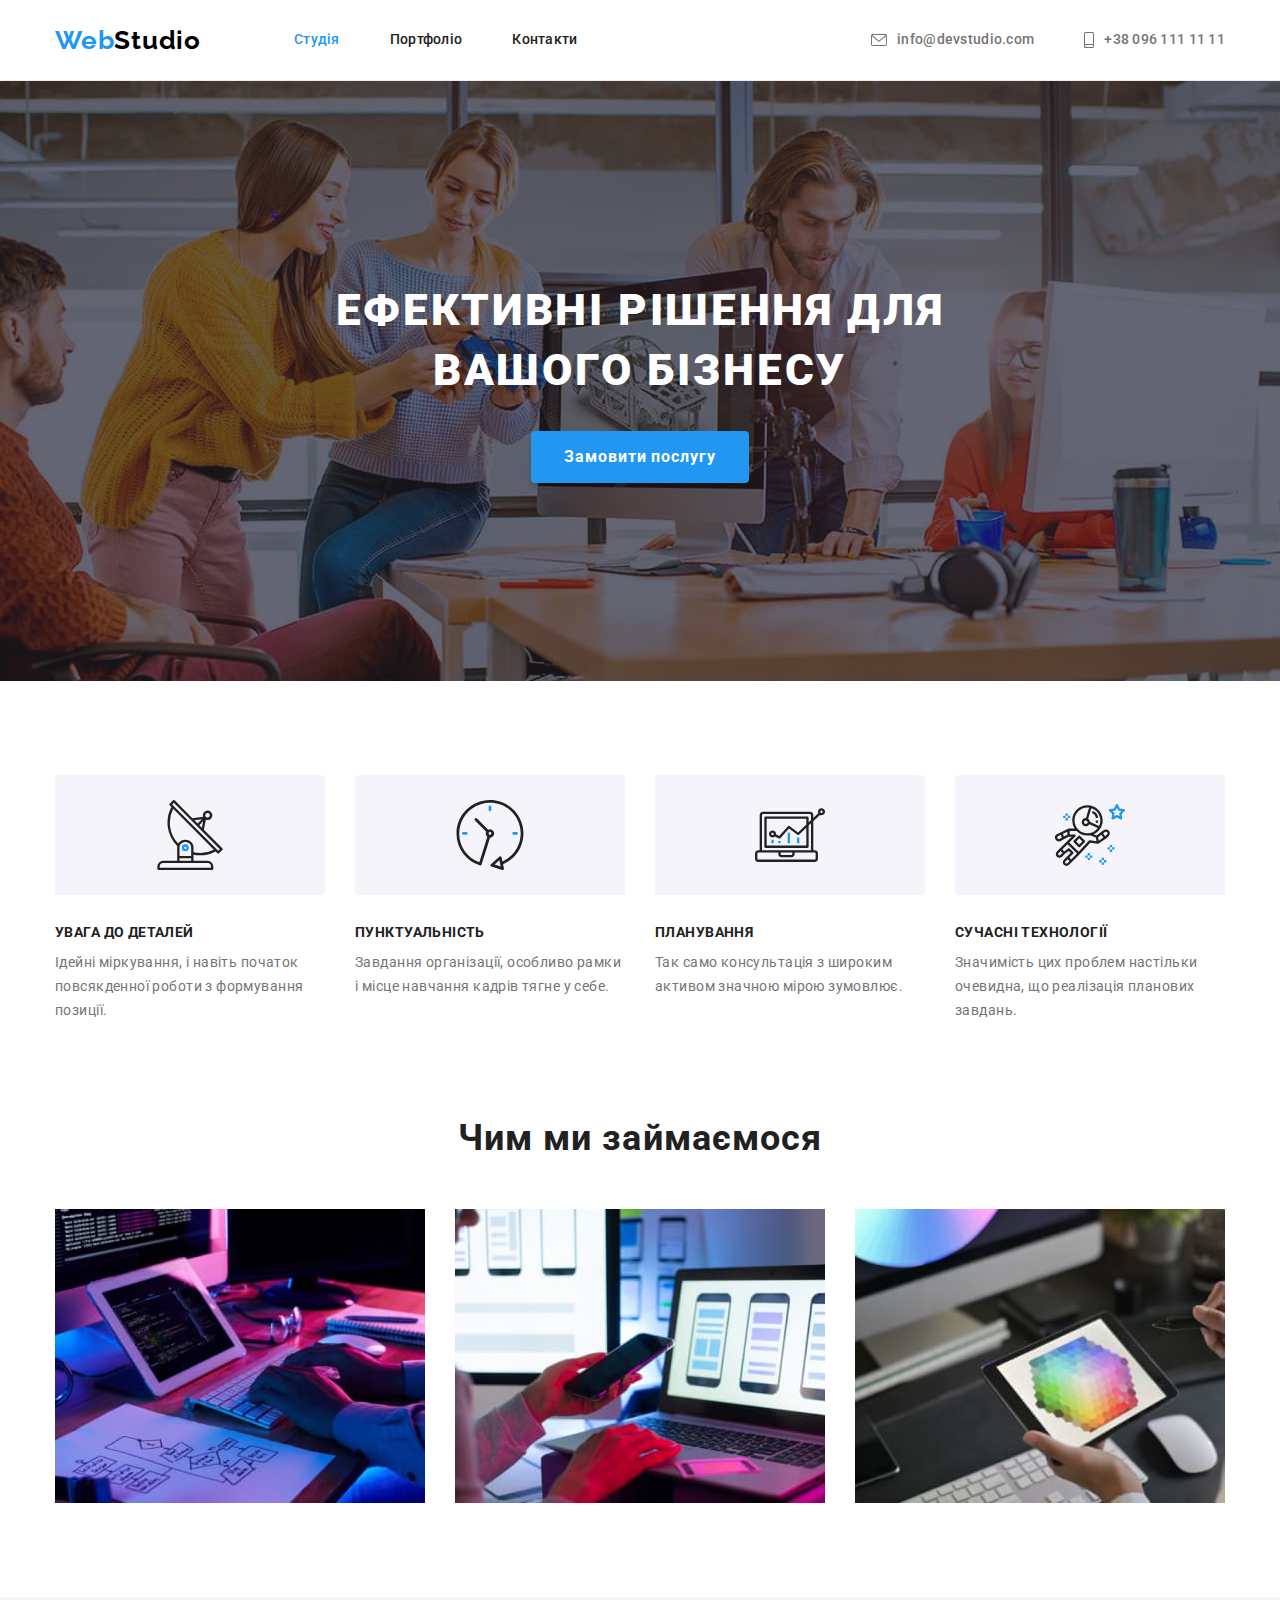
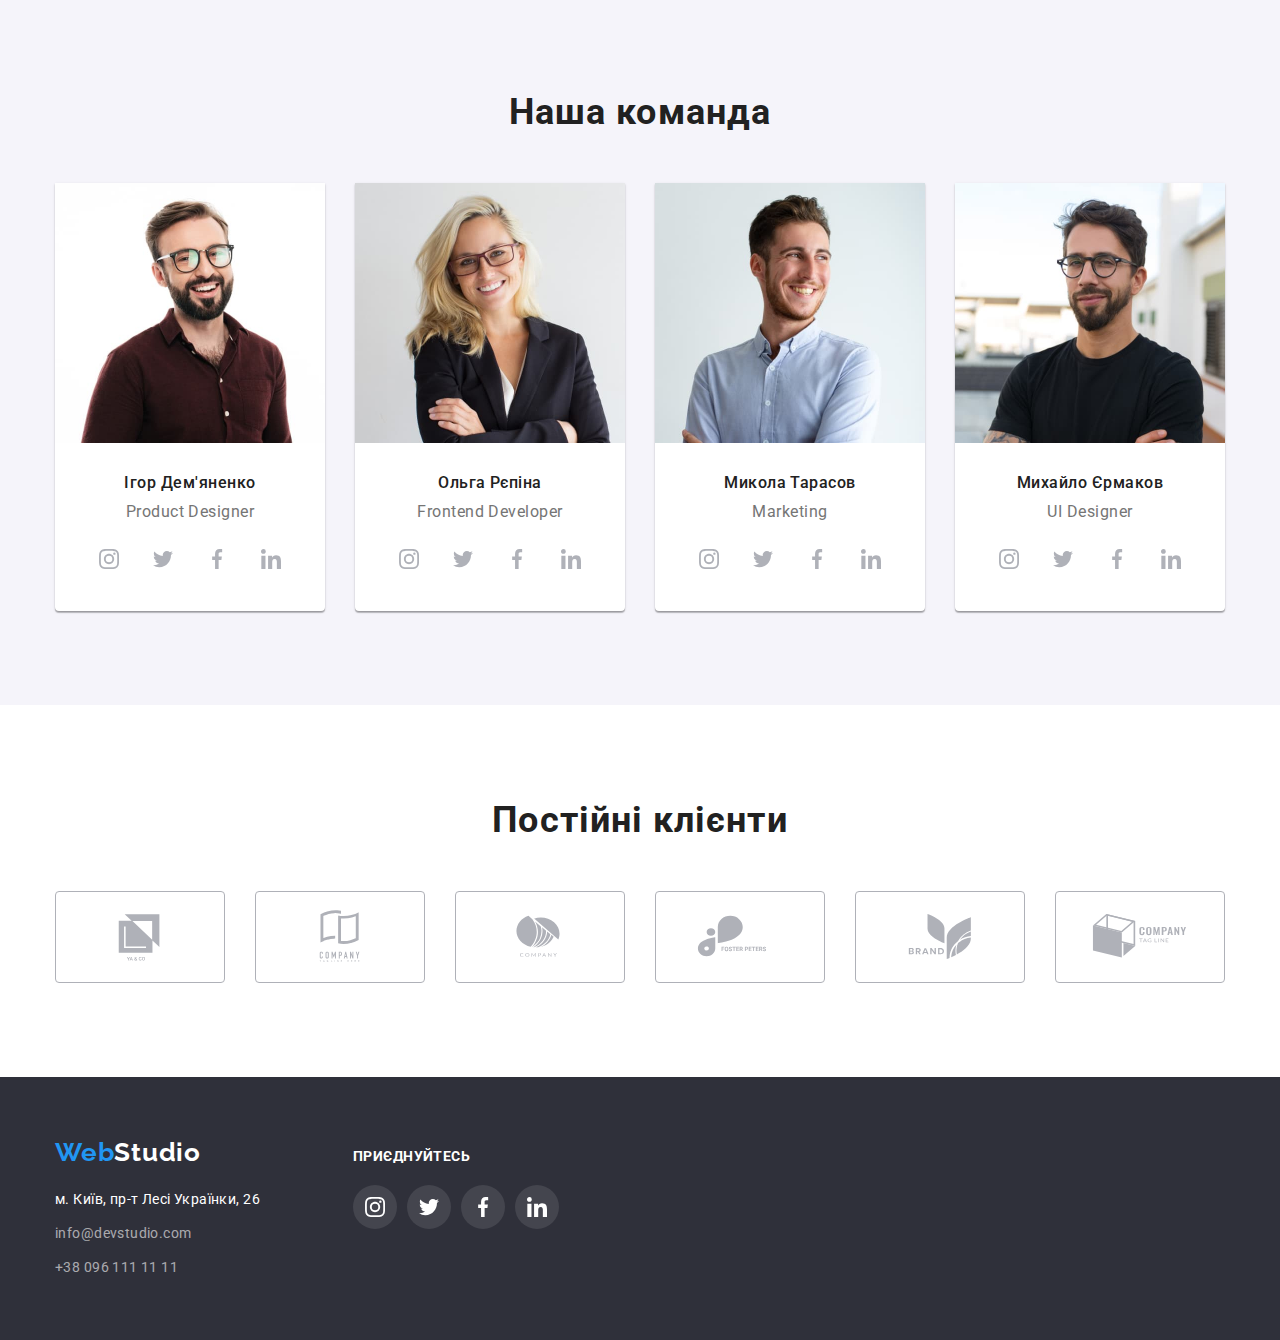
<file: index.html>
<!DOCTYPE html>
<html lang="uk">
  <head>
    <meta charset="UTF-8" />
    <meta http-equiv="X-UA-Compatible" content="IE=edge" />
    <meta name="viewport" content="width=device-width, initial-scale=1.0" />
    <title>Студія</title>
    <link rel="preconnect" href="https://fonts.googleapis.com" />
    <link rel="preconnect" href="https://fonts.gstatic.com" crossorigin />
    <link
      href="https://fonts.googleapis.com/css2?family=Raleway:wght@700&family=Roboto:wght@400;500;700;900&display=swap"
      rel="stylesheet"
    />
    <link
      rel="stylesheet"
      href="https://cdnjs.cloudflare.com/ajax/libs/modern-normalize/1.1.0/modern-normalize.min.css"
    />
    <link rel="stylesheet" href="./css/styles.css" />
  </head>
  <body>
    <header class="page-header">
      <div class="container flex-header">
        <a class="link logo" href="#"><span class="web">Web</span>Studio</a>
        <nav class="page-nav">
          <ul class="list list-nav">
            <li class="nav-item">
              <a class="link current mouse-link" href="#">Студія</a>
            </li>
            <li class="nav-item">
              <a class="link mouse-link" href="./portfolio.html">Портфоліо</a>
            </li>
            <li class="nav-item">
              <a class="link mouse-link" href="#">Контакти</a>
            </li>
          </ul>
        </nav>
        <ul class="list list-cont">
          <li>
            <a
              class="link studio-mail mouse-link"
              href="mailto:info@devstudio.com"
            >
              <svg class="icons-contacts" width="16" height="12">
                <use href="./images/icons.svg#icon-icon-letter"></use>
              </svg>
              info@devstudio.com</a
            >
          </li>
          <li>
            <a class="link studio-tel mouse-link" href="tel:+380961111111">
              <svg class="icons-contacts" width="10" height="16">
                <use href="./images/icons.svg#icon-icon-tel"></use>
              </svg>
              +38 096 111 11 11</a
            >
          </li>
        </ul>
      </div>
    </header>
    <main>
      <section class="hero">
        <div class="container">
          <h1 class="hero-title">Ефективні рішення для вашого бізнесу</h1>
          <button type="button" class="button-hero">Замовити послугу</button>
        </div>
      </section>
      <section class="specials">
        <div class="container">
          <h2 class="visually-hidden">Наші переваги</h2>
          <ul class="list advantage">
            <li class="advantage-item">
              <div class="icons">
                <svg class="icon-advantages" width="70" height="70">
                  <use href="./images/icons.svg#icon-antenna"></use>
                </svg>
              </div>
              <h3 class="advantage-title">УВАГА ДО ДЕТАЛЕЙ</h3>
              <p class="advantage-text">
                Ідейні міркування, і навіть початок повсякденної роботи з
                формування позиції.
              </p>
            </li>
            <li class="advantage-item">
              <div class="icons">
                <svg class="icon-advantages" width="70" height="70">
                  <use href="./images/icons.svg#icon-clock"></use>
                </svg>
              </div>
              <h3 class="advantage-title">ПУНКТУАЛЬНІСТЬ</h3>
              <p class="advantage-text">
                Завдання організації, особливо рамки і місце навчання кадрів
                тягне у себе.
              </p>
            </li>
            <li class="advantage-item">
              <div class="icons">
                <svg class="icon-advantages" width="70" height="70">
                  <use href="./images/icons.svg#icon-diagram"></use>
                </svg>
              </div>
              <h3 class="advantage-title">ПЛАНУВАННЯ</h3>
              <p class="advantage-text">
                Так само консультація з широким активом значною мірою зумовлює.
              </p>
            </li>
            <li class="advantage-item">
              <div class="icons">
                <svg class="icon-advantages" width="70" height="70">
                  <use href="./images/icons.svg#icon-astronaut"></use>
                </svg>
              </div>
              <h3 class="advantage-title">СУЧАСНІ ТЕХНОЛОГІЇ</h3>
              <p class="advantage-text">
                Значимість цих проблем настільки очевидна, що реалізація
                планових завдань.
              </p>
            </li>
          </ul>
        </div>
      </section>
      <section>
        <div class="container">
          <h2 class="our-work-title">Чим ми займаємося</h2>
          <ul class="list our-work">
            <li class="our-work-item">
              <img
                src="./images/mi_zaimaimos1.jpg"
                alt="планшет"
                width="370"
                height="294"
              />
            </li>
            <li class="our-work-item">
              <img
                src="./images/mi_zaimaimos2.jpg"
                alt="ноутбук"
                width="370"
                height="294"
              />
            </li>
            <li class="our-work-item">
              <img
                src="./images/mi_zaimaimos3.jpg"
                alt="планшет"
                width="370"
                height="294"
              />
            </li>
          </ul>
        </div>
      </section>
      <section class="team">
        <div class="container">
          <h2 class="our-team-title">Наша команда</h2>
          <ul class="list our-team">
            <li class="our-team-item">
              <img
                src="./images/img.jpg"
                alt="співробітник 1"
                width="270"
                height="260"
              />
              <div class="our-team-wrap">
                <h3 class="our-team-member">Ігор Дем'яненко</h3>
                <p lang="en" class="our-team-specialist">Product Designer</p>
                <ul class="socials-list">
                  <li class="social-item">
                    <a
                      href="https://www.instagram.com/"
                      class="social-link"
                      rel="noopener noreferrer"
                      aria-label="instagram"
                    >
                      <svg class="social-icon" width="20" height="20">
                        <use
                          href="./images/icons.svg#icon-icon-instagram"
                        ></use>
                      </svg>
                    </a>
                  </li>
                  <li class="social-item">
                    <a
                      href="https://twitter.com/"
                      class="social-link"
                      rel="noopener noreferrer"
                      aria-label="twitter"
                    >
                      <svg class="social-icon" width="20" height="20">
                        <use href="./images/icons.svg#icon-icon-twitter"></use>
                      </svg>
                    </a>
                  </li>
                  <li class="social-item">
                    <a
                      href="https://www.facebook.com/"
                      class="social-link"
                      rel="noopener noreferrer"
                      aria-label="facebook"
                    >
                      <svg class="social-icon" width="20" height="20">
                        <use href="./images/icons.svg#icon-icon-facebook"></use>
                      </svg>
                    </a>
                  </li>
                  <li class="social-item">
                    <a
                      href="https://www.linkedin.com/"
                      class="social-link"
                      rel="noopener noreferrer"
                      aria-label="linkedin"
                    >
                      <svg class="social-icon" width="20" height="20">
                        <use href="./images/icons.svg#icon-icon-linkedin"></use>
                      </svg>
                    </a>
                  </li>
                </ul>
              </div>
            </li>
            <li class="our-team-item">
              <img
                src="./images/img-1.jpg"
                alt="співробітник 2"
                width="270"
                height="260"
              />
              <div class="our-team-wrap">
                <h3 class="our-team-member">Ольга Рєпіна</h3>
                <p lang="en" class="our-team-specialist">Frontend Developer</p>
                <ul class="socials-list">
                  <li class="social-item">
                    <a
                      href="https://www.instagram.com/"
                      class="social-link"
                      rel="noopener noreferrer"
                      aria-label="instagram"
                    >
                      <svg class="social-icon" width="20" height="20">
                        <use
                          href="./images/icons.svg#icon-icon-instagram"
                        ></use>
                      </svg>
                    </a>
                  </li>
                  <li class="social-item">
                    <a
                      href="https://twitter.com/"
                      class="social-link"
                      rel="noopener noreferrer"
                      aria-label="twitter"
                    >
                      <svg class="social-icon" width="20" height="20">
                        <use href="./images/icons.svg#icon-icon-twitter"></use>
                      </svg>
                    </a>
                  </li>
                  <li class="social-item">
                    <a
                      href="https://www.facebook.com/"
                      class="social-link"
                      rel="noopener noreferrer"
                      aria-label="facebook"
                    >
                      <svg class="social-icon" width="20" height="20">
                        <use href="./images/icons.svg#icon-icon-facebook"></use>
                      </svg>
                    </a>
                  </li>
                  <li class="social-item">
                    <a
                      href="https://www.linkedin.com/"
                      class="social-link"
                      rel="noopener noreferrer"
                      aria-label="linkedin"
                    >
                      <svg class="social-icon" width="20" height="20">
                        <use href="./images/icons.svg#icon-icon-linkedin"></use>
                      </svg>
                    </a>
                  </li>
                </ul>
              </div>
            </li>
            <li class="our-team-item">
              <img
                src="./images/img-2.jpg"
                alt="співробітник 3"
                width="270"
                height="260"
              />
              <div class="our-team-wrap">
                <h3 class="our-team-member">Микола Тарасов</h3>
                <p lang="en" class="our-team-specialist">Marketing</p>
                <ul class="socials-list">
                  <li class="social-item">
                    <a
                      href="https://www.instagram.com/"
                      class="social-link"
                      rel="noopener noreferrer"
                      aria-label="instagram"
                    >
                      <svg class="social-icon" width="20" height="20">
                        <use
                          href="./images/icons.svg#icon-icon-instagram"
                        ></use>
                      </svg>
                    </a>
                  </li>
                  <li class="social-item">
                    <a
                      href="https://twitter.com/"
                      class="social-link"
                      rel="noopener noreferrer"
                      aria-label="twitter"
                    >
                      <svg class="social-icon" width="20" height="20">
                        <use href="./images/icons.svg#icon-icon-twitter"></use>
                      </svg>
                    </a>
                  </li>
                  <li class="social-item">
                    <a
                      href="https://www.facebook.com/"
                      class="social-link"
                      rel="noopener noreferrer"
                      aria-label="facebook"
                    >
                      <svg class="social-icon" width="20" height="20">
                        <use href="./images/icons.svg#icon-icon-facebook"></use>
                      </svg>
                    </a>
                  </li>
                  <li class="social-item">
                    <a
                      href="https://www.linkedin.com/"
                      class="social-link"
                      rel="noopener noreferrer"
                      aria-label="linkedin"
                    >
                      <svg class="social-icon" width="20" height="20">
                        <use href="./images/icons.svg#icon-icon-linkedin"></use>
                      </svg>
                    </a>
                  </li>
                </ul>
              </div>
            </li>
            <li class="our-team-item">
              <img
                src="./images/img-3.jpg"
                alt="співробітник 4"
                width="270"
                height="260"
              />
              <div class="our-team-wrap">
                <h3 class="our-team-member">Михайло Єрмаков</h3>
                <p lang="en" class="our-team-specialist">UI Designer</p>
                <ul class="socials-list">
                  <li class="social-item">
                    <a
                      href="https://www.instagram.com/"
                      class="social-link"
                      rel="noopener noreferrer"
                      aria-label="instagram"
                    >
                      <svg class="social-icon" width="20" height="20">
                        <use
                          href="./images/icons.svg#icon-icon-instagram"
                        ></use>
                      </svg>
                    </a>
                  </li>
                  <li class="social-item">
                    <a
                      href="https://twitter.com/"
                      class="social-link"
                      rel="noopener noreferrer"
                      aria-label="twitter"
                    >
                      <svg class="social-icon" width="20" height="20">
                        <use href="./images/icons.svg#icon-icon-twitter"></use>
                      </svg>
                    </a>
                  </li>
                  <li class="social-item">
                    <a
                      href="https://www.facebook.com/"
                      class="social-link"
                      rel="noopener noreferrer"
                      aria-label="facebook"
                    >
                      <svg class="social-icon" width="20" height="20">
                        <use href="./images/icons.svg#icon-icon-facebook"></use>
                      </svg>
                    </a>
                  </li>
                  <li class="social-item">
                    <a
                      href="https://www.linkedin.com/"
                      class="social-link"
                      rel="noopener noreferrer"
                      aria-label="linkedin"
                    >
                      <svg class="social-icon" width="20" height="20">
                        <use href="./images/icons.svg#icon-icon-linkedin"></use>
                      </svg>
                    </a>
                  </li>
                </ul>
              </div>
            </li>
          </ul>
        </div>
      </section>
      <section class="clients">
        <div class="container">
          <h2 class="clients-title">Постійні клієнти</h2>
          <ul class="client-list">
            <li class="client-item">
              <a href="#" class="client-link">
                <svg class="client-icon" width="106" height="60">
                  <use href="./images/icons.svg#icon-icon-client1"></use>
                </svg>
              </a>
            </li>
            <li class="client-item">
              <a href="#" class="client-link">
                <svg class="client-icon" width="106" height="60">
                  <use href="./images/icons.svg#icon-icon-client2"></use>
                </svg>
              </a>
            </li>
            <li class="client-item">
              <a href="#" class="client-link">
                <svg class="client-icon" width="106" height="60">
                  <use href="./images/icons.svg#icon-icon-client3"></use>
                </svg>
              </a>
            </li>
            <li class="client-item">
              <a href="#" class="client-link">
                <svg class="client-icon" width="106" height="60">
                  <use href="./images/icons.svg#icon-icon-client4"></use>
                </svg>
              </a>
            </li>
            <li class="client-item">
              <a href="#" class="client-link">
                <svg class="client-icon" width="106" height="60">
                  <use href="./images/icons.svg#icon-icon-client5"></use>
                </svg>
              </a>
            </li>
            <li class="client-item">
              <a href="#" class="client-link">
                <svg class="client-icon" width="106" height="60">
                  <use href="./images/icons.svg#icon-icon-client6"></use>
                </svg>
              </a>
            </li>
          </ul>
        </div>
      </section>
    </main>
    <footer class="page-footer">
      <div class="container">
        <div class="footer-content">
          <div class="footer-info">
            <a class="link logo-footer" href="./index.html"
              ><span class="web">Web</span>Studio</a
            >
            <address class="address-info">
              <ul class="list">
                <li>
                  <a
                    class="link address-info-map mouse-link"
                    href="https://goo.gl/maps/gUVaPwLksDyTzLL87"
                    target="_blank"
                    rel="noopener noreferrer"
                    >м. Київ, пр-т Лесі Українки, 26</a
                  >
                </li>
                <li class="mail">
                  <a
                    class="link address-info-mail mouse-link"
                    href="mailto:info@devstudio.com"
                    >info@devstudio.com</a
                  >
                </li>
                <li class="tel">
                  <a
                    class="link address-info-tel mouse-link"
                    href="tel:+380961111111"
                    >+38 096 111 11 11</a
                  >
                </li>
              </ul>
            </address>
          </div>
          <div class="footer-social">
            <h2 class="footer-social-title">приєднуйтесь</h2>
            <ul class="footer-social-list">
              <li class="footer-social-item">
                <a
                  href="https://www.instagram.com/"
                  class="footer-social-link"
                  rel="noopener noreferrer"
                  aria-label="instagram"
                >
                  <svg class="social-icon" width="20" height="20">
                    <use href="./images/icons.svg#icon-icon-instagram"></use>
                  </svg>
                </a>
              </li>
              <li class="footer-social-item">
                <a
                  href="https://twitter.com/"
                  class="footer-social-link"
                  rel="noopener noreferrer"
                  aria-label="twitter"
                >
                  <svg class="social-icon" width="20" height="20">
                    <use href="./images/icons.svg#icon-icon-twitter"></use>
                  </svg>
                </a>
              </li>
              <li class="footer-social-item">
                <a
                  href="https://www.facebook.com/"
                  class="footer-social-link"
                  rel="noopener noreferrer"
                  aria-label="facebook"
                >
                  <svg class="social-icon" width="20" height="20">
                    <use href="./images/icons.svg#icon-icon-facebook"></use>
                  </svg>
                </a>
              </li>
              <li class="footer-social-item">
                <a
                  href="https://www.linkedin.com/"
                  class="footer-social-link"
                  rel="noopener noreferrer"
                  aria-label="linkedin"
                >
                  <svg class="social-icon" width="20" height="20">
                    <use href="./images/icons.svg#icon-icon-linkedin"></use>
                  </svg>
                </a>
              </li>
            </ul>
          </div>
        </div>
      </div>
    </footer>
  </body>
</html>
</file>
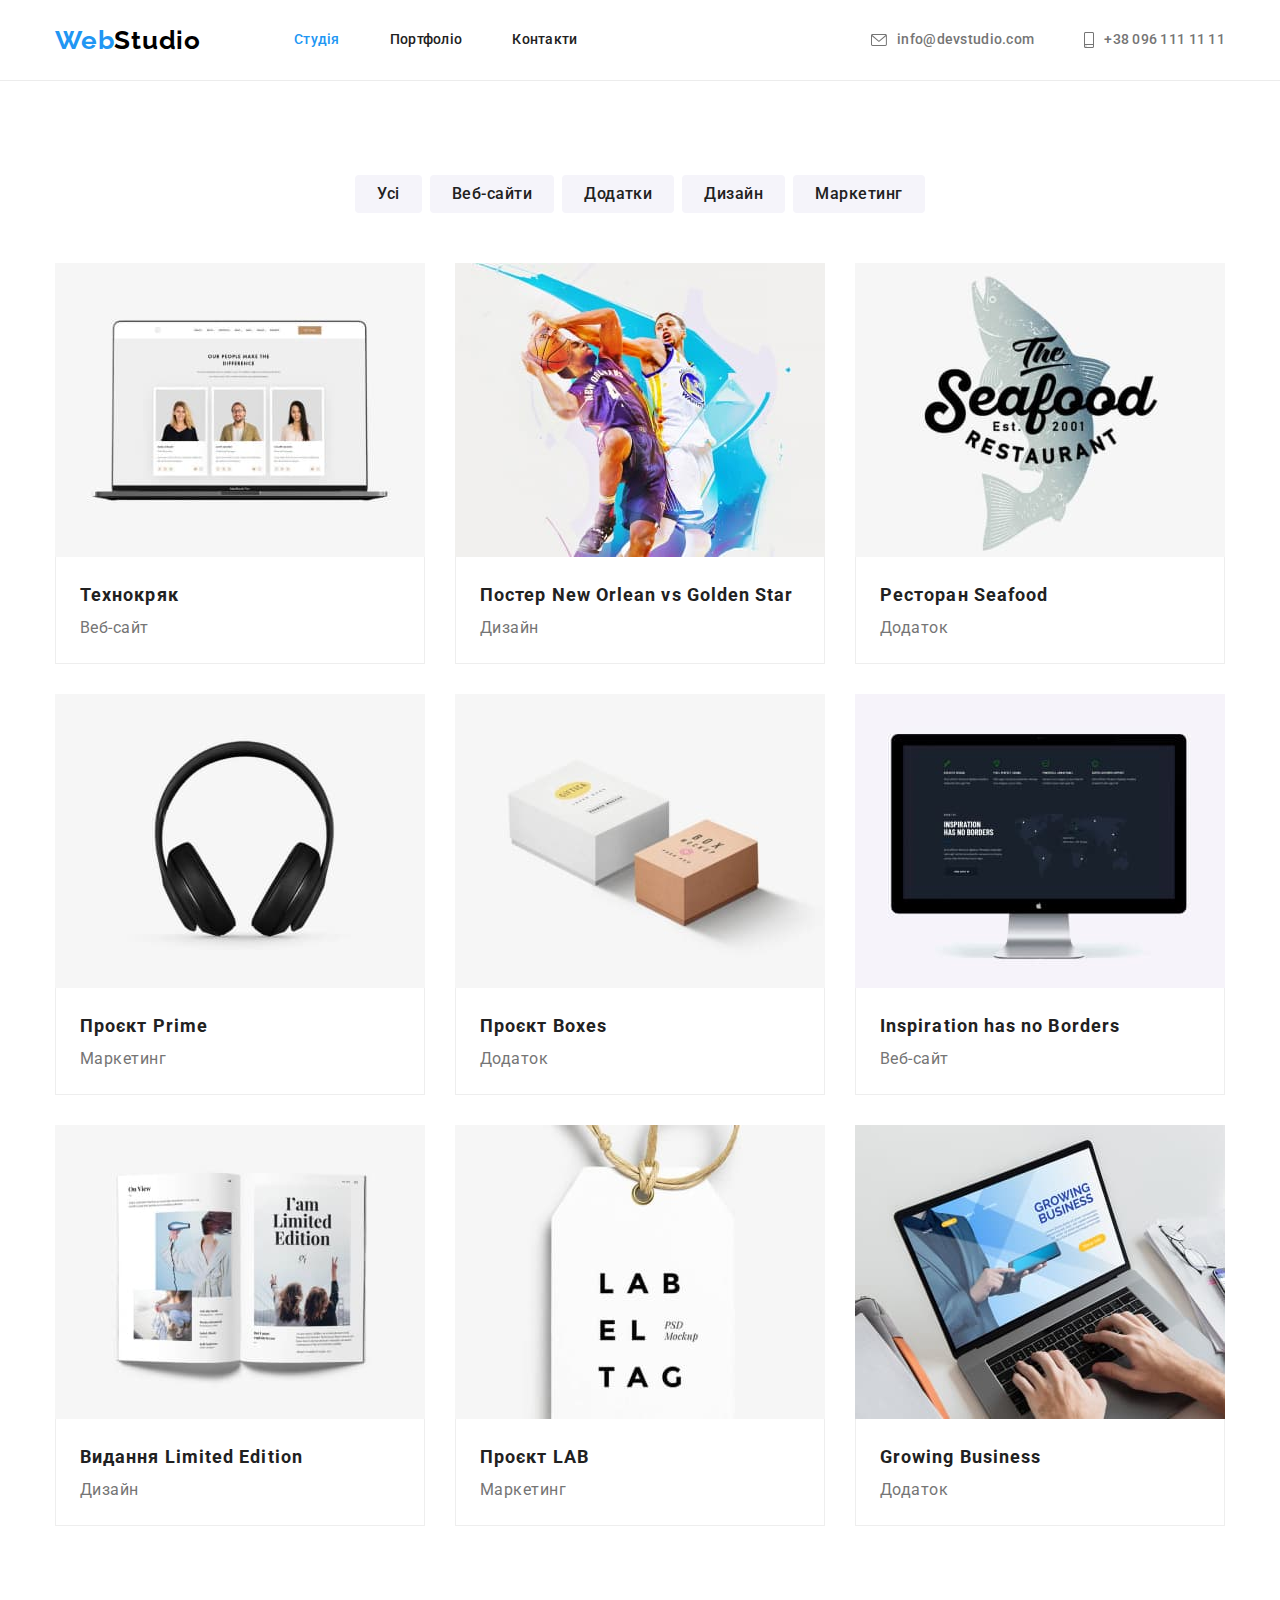
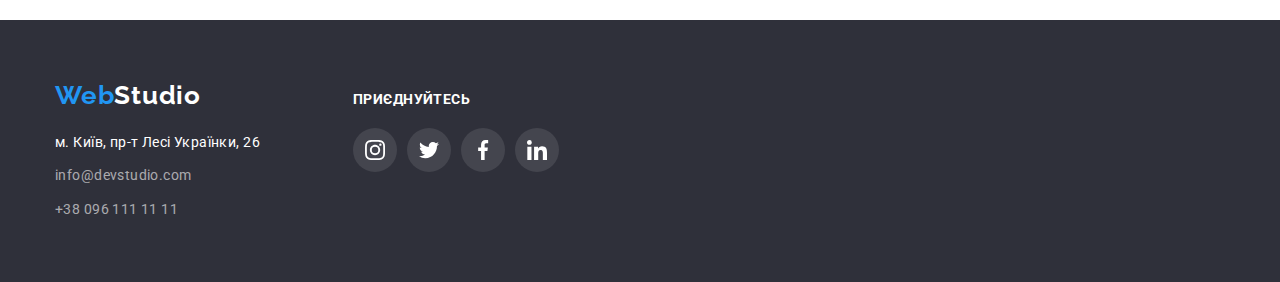
<file: portfolio.html>
<!DOCTYPE html>
<html lang="uk">
  <head>
    <meta charset="UTF-8" />
    <meta http-equiv="X-UA-Compatible" content="IE=edge" />
    <meta name="viewport" content="width=device-width, initial-scale=1.0" />
    <title>Портфоліо</title>
    <link rel="preconnect" href="https://fonts.googleapis.com" />
    <link rel="preconnect" href="https://fonts.gstatic.com" crossorigin />
    <link
      href="https://fonts.googleapis.com/css2?family=Raleway:wght@700&family=Roboto:wght@400;500;700;900&display=swap"
      rel="stylesheet"
    />
    <link
      rel="stylesheet"
      href="https://cdnjs.cloudflare.com/ajax/libs/modern-normalize/1.1.0/modern-normalize.min.css"
    />
    <link rel="stylesheet" href="./css/styles.css" />
  </head>
  <body>
    <header class="page-header">
      <div class="container flex-header">
        <a class="link logo" href="./index.html"
          ><span class="web">Web</span>Studio</a
        >
        <nav class="page-nav">
          <ul class="list list-nav">
            <li class="nav-item">
              <a class="link current mouse-link" href="./index.html">Студія</a>
            </li>
            <li class="nav-item">
              <a class="link mouse-link" href="#">Портфоліо</a>
            </li>
            <li class="nav-item">
              <a class="link mouse-link" href="#">Контакти</a>
            </li>
          </ul>
        </nav>
        <ul class="list list-cont">
          <li>
            <a
              class="link studio-mail mouse-link"
              href="mailto:info@devstudio.com"
            >
              <svg class="icons-contacts" width="16" height="12">
                <use href="./images/icons.svg#icon-icon-letter"></use>
              </svg>
              info@devstudio.com</a
            >
          </li>
          <li>
            <a class="link studio-tel mouse-link" href="tel:+380961111111">
              <svg class="icons-contacts" width="10" height="16">
                <use href="./images/icons.svg#icon-icon-tel"></use>
              </svg>
              +38 096 111 11 11</a
            >
          </li>
        </ul>
      </div>
    </header>
    <main>
      <section class="portfolio">
        <div class="container">
          <h1 hidden>Наші проєкти</h1>
          <ul class="list button-filtr">
            <li>
              <button type="button" class="button-filtr-item">Усі</button>
            </li>
            <li>
              <button type="button" class="button-filtr-item">Веб-сайти</button>
            </li>
            <li>
              <button type="button" class="button-filtr-item">Додатки</button>
            </li>
            <li>
              <button type="button" class="button-filtr-item">Дизайн</button>
            </li>
            <li>
              <button type="button" class="button-filtr-item">Маркетинг</button>
            </li>
          </ul>
          <ul class="list portfolios">
            <li class="portfolio-item">
              <a class="link portfolios-items" href="#">
                <img
                  src="./images/portfolio/technokriak.jpg"
                  alt="відкрита сторінка сайту на ноутбуці"
                  width="370"
                  height="294"
                />
                <div class="portfolio-border">
                  <h2 class="portfolio-title">Технокряк</h2>
                  <p class="portfolio-text">Веб-сайт</p>
                </div>
              </a>
            </li>
            <li class="portfolio-item">
              <a class="link portfolios-items" href="#">
                <img
                  src="./images/portfolio/poster_new_orlean.jpg"
                  alt="два гравці грають в баскетбол"
                  width="370"
                  height="294"
                />
                <div class="portfolio-border">
                  <h2 class="portfolio-title">
                    Постер New Orlean vs Golden Star
                  </h2>
                  <p class="portfolio-text">Дизайн</p>
                </div>
              </a>
            </li>
            <li class="portfolio-item">
              <a class="link portfolios-items" href="#">
                <img
                  src="./images/portfolio/restoran_seafood.jpg"
                  alt="назва ресторану на фоні риби"
                  width="370"
                  height="294"
                />
                <div class="portfolio-border">
                  <h2 class="portfolio-title">Ресторан Seafood</h2>
                  <p class="portfolio-text">Додаток</p>
                </div>
              </a>
            </li>

            <li class="portfolio-item">
              <a class="link portfolios-items" href="#">
                <img
                  src="./images/portfolio/proect_prime.jpg"
                  alt="навушники"
                  width="370"
                  height="294"
                />
                <div class="portfolio-border">
                  <h2 class="portfolio-title">Проєкт Prime</h2>
                  <p class="portfolio-text">Маркетинг</p>
                </div>
              </a>
            </li>

            <li class="portfolio-item">
              <a class="link portfolios-items" href="#">
                <img
                  src="./images/portfolio/proect_boxes.jpg"
                  alt="дві коробки"
                  width="370"
                  height="294"
                />
                <div class="portfolio-border">
                  <h2 class="portfolio-title">Проєкт Boxes</h2>
                  <p class="portfolio-text">Додаток</p>
                </div>
              </a>
            </li>

            <li class="portfolio-item">
              <a class="link portfolios-items" href="#">
                <img
                  src="./images/portfolio/inspiration_has_noborders.jpg"
                  alt="монітор"
                  width="370"
                  height="294"
                />
                <div class="portfolio-border">
                  <h2 class="portfolio-title">Inspiration has no Borders</h2>
                  <p class="portfolio-text">Веб-сайт</p>
                </div>
              </a>
            </li>

            <li class="portfolio-item">
              <a class="link portfolios-items" href="#">
                <img
                  src="./images/portfolio/vidannia_limited_edition.jpg"
                  alt="відкрита книга"
                  width="370"
                  height="294"
                />
                <div class="portfolio-border">
                  <h2 class="portfolio-title">Видання Limited Edition</h2>
                  <p class="portfolio-text">Дизайн</p>
                </div>
              </a>
            </li>

            <li class="portfolio-item">
              <a class="link portfolios-items" href="#">
                <img
                  src="./images/portfolio/proect_lab.jpg"
                  alt="лейбл"
                  width="370"
                  height="294"
                />
                <div class="portfolio-border">
                  <h2 class="portfolio-title">Проєкт LAB</h2>
                  <p class="portfolio-text">Маркетинг</p>
                </div>
              </a>
            </li>

            <li class="portfolio-item">
              <a class="link portfolios-items" href="#">
                <img
                  src="./images/portfolio/growing_business.jpg"
                  alt="людина працює за ноутбуком"
                  width="370"
                  height="294"
                />
                <div class="portfolio-border">
                  <h2 class="portfolio-title">Growing Business</h2>
                  <p class="portfolio-text">Додаток</p>
                </div>
              </a>
            </li>
          </ul>
        </div>
      </section>
    </main>
    <footer class="page-footer">
      <div class="container">
        <div class="footer-content">
          <div class="footer-info">
            <a class="link logo-footer" href="./index.html"
              ><span class="web">Web</span>Studio</a
            >
            <address class="address-info">
              <ul class="list">
                <li>
                  <a
                    class="link address-info-map mouse-link"
                    href="https://goo.gl/maps/gUVaPwLksDyTzLL87"
                    target="_blank"
                    rel="noopener noreferrer"
                    >м. Київ, пр-т Лесі Українки, 26</a
                  >
                </li>
                <li class="mail">
                  <a
                    class="link address-info-mail mouse-link"
                    href="mailto:info@devstudio.com"
                    >info@devstudio.com</a
                  >
                </li>
                <li class="tel">
                  <a
                    class="link address-info-tel mouse-link"
                    href="tel:+380961111111"
                    >+38 096 111 11 11</a
                  >
                </li>
              </ul>
            </address>
          </div>
          <div class="footer-social">
            <h2 class="footer-social-title">приєднуйтесь</h2>
            <ul class="footer-social-list">
              <li class="footer-social-item">
                <a
                  href="https://www.instagram.com/"
                  class="footer-social-link"
                  rel="noopener noreferrer"
                  aria-label="instagram"
                >
                  <svg class="social-icon" width="20" height="20">
                    <use href="./images/icons.svg#icon-icon-instagram"></use>
                  </svg>
                </a>
              </li>
              <li class="footer-social-item">
                <a
                  href="https://twitter.com/"
                  class="footer-social-link"
                  rel="noopener noreferrer"
                  aria-label="twitter"
                >
                  <svg class="social-icon" width="20" height="20">
                    <use href="./images/icons.svg#icon-icon-twitter"></use>
                  </svg>
                </a>
              </li>
              <li class="footer-social-item">
                <a
                  href="https://www.facebook.com/"
                  class="footer-social-link"
                  rel="noopener noreferrer"
                  aria-label="facebook"
                >
                  <svg class="social-icon" width="20" height="20">
                    <use href="./images/icons.svg#icon-icon-facebook"></use>
                  </svg>
                </a>
              </li>
              <li class="footer-social-item">
                <a
                  href="https://www.linkedin.com/"
                  class="footer-social-link"
                  rel="noopener noreferrer"
                  aria-label="linkedin"
                >
                  <svg class="social-icon" width="20" height="20">
                    <use href="./images/icons.svg#icon-icon-linkedin"></use>
                  </svg>
                </a>
              </li>
            </ul>
          </div>
        </div>
      </div>
    </footer>
  </body>
</html>
</file>
<file: css/styles.css>
:root {
  --main-font: "Roboto", sans-serif;
  --secondary-font: "Raleway", sans-serif;
  --main-light: #ffffff;
  --main-dark: #2f303a;
  --main-blue: #2196f3;
  --text-title-dark: #212121;
  --text: #757575;
  --full-dark: #000000;
  --btn-fltr-back: #f5f4fa;
  --text-mail-tel: rgba(255, 255, 255, 0.6);
  --btn-hero-back: #188ce8;
}

html {
  box-sizing: border-box;
}

*,
*::before,
*::after {
  box-sizing: inherit;
}

a {
  margin-top: 0px;
  margin-bottom: 0px;
}

.visually-hidden {
  position: absolute;
  white-space: nowrap;
  width: 1px;
  height: 1px;
  overflow: hidden;
  border: 0;
  padding: 0;
  clip: rect(0 0 0 0);
  clip-path: inset(50%);
  margin: -1px;
}

h1,
h2,
h3,
h4,
h5,
h6,
p,
ul {
  margin: 0px;
  padding: 0px;
}

img {
  display: block;
  max-width: 100%;
  height: auto;
}

body {
  font-family: var(--main-font);
  background-color: var(--main-light);
}
.container {
  width: 1200px;
  padding-right: 15px;
  padding-left: 15px;
  margin: 0 auto;
}

.link {
  text-decoration: none;
}

.list {
  list-style: none;
}
.address-info {
  font-style: normal;
}

.link.current {
  color: var(--main-blue);
}
/* -------------------------------------------------HEDER--------------------------------------- */
.flex-header {
  display: flex;
  align-items: center;
}

.logo {
  margin-right: 93px;
  font-family: var(--secondary-font);
  font-weight: 700;
  font-size: 26px;
  line-height: 1.19;
  letter-spacing: 0.03em;
  color: var(--full-dark);
}

.web {
  color: var(--main-blue);
}

.page-header {
  background-color: var(--main-light);
  border-bottom: 1px solid #ececec;
}

.page-nav {
  font-weight: 500;
  font-size: 14px;
  line-height: 1.14;
  letter-spacing: 0.02em;
  color: var(--text-title-dark);
}

.list-nav {
  color: var(--text-title-dark);
  display: flex;
}

.list-nav .nav-item:not(:last-child) {
  margin-right: 50px;
}

.list-nav .link {
  display: block;
  padding-top: 32px;
  padding-bottom: 32px;
}

.list-nav a {
  color: var(--text-title-dark);
}

.list-cont {
  color: var(--text);
  display: flex;
  gap: 50px;
  margin-left: auto;
}

.icons-contacts {
  margin-right: 10px;
  fill: currentColor;
}

.list-cont .link {
  display: flex;
  align-items: center;
  justify-content: center;
  padding-top: 32px;
  padding-bottom: 32px;
}

.studio-tel,
.studio-mail {
  width: 100%;
  height: 100%;
  display: flex;
  color: var(--text);
  font-weight: 500;
  font-size: 14px;
  line-height: 1.14;
  letter-spacing: 0.02em;
  align-items: center;
}

.studio-tel:hover,
.studio-tel:focus,
.studio-mail:hover,
.studio-mail:focus {
  fill: var(--main-blue);
}

.mouse-link:hover,
.mouse-link:focus {
  color: var(--main-blue);
}
/* -------------------------------------------------MAIN--------------------------------------- */
.hero {
  max-width: 1600px;
  height: 600px;
  margin-left: auto;
  margin-right: auto;
  background-color: var(--main-dark);
  text-align: center;
  padding-top: 200px;
  padding-bottom: 200px;
  background-image: linear-gradient(
      to right,
      rgba(47, 48, 58, 0.4),
      rgba(47, 48, 58, 0.4)
    ),
    url(../images/img-hero.jpg);
  background-repeat: no-repeat;
  background-size: cover;
  background-position: center;
}

.hero-title {
  max-width: 696px;
  margin-bottom: 30px;
  margin-left: auto;
  margin-right: auto;
  font-weight: 900;
  font-size: 44px;
  line-height: 1.36;
  text-align: center;

  letter-spacing: 0.06em;
  text-transform: uppercase;
  color: var(--main-light);
}

.button-hero {
  display: block;
  margin: 0 auto;
  border: 1px solid transparent;
  border-radius: 4px;
  box-shadow: 0px 4px 4px rgba(0, 0, 0, 0.15);
  padding: 10px 32px;
  background-color: var(--main-blue);

  font-family: inherit;
  font-weight: 700;
  font-size: 16px;
  line-height: 1.88;
  text-align: center;
  letter-spacing: 0.06em;
  color: var(--main-light);

  cursor: pointer;
}

.button-hero:hover,
.button-hero:focus {
  background-color: var(--btn-hero-back);
}

.specials {
  padding-top: 94px;
  padding-bottom: 94px;
}

.advantage {
  display: flex;
  gap: 30px;
}

.advantage-item {
  width: 270px;
}

.icons {
  display: flex;
  align-items: center;
  justify-content: center;
  width: 270px;
  height: 120px;
  background: var(--btn-fltr-back);
  border-radius: 4px;
  margin-bottom: 30px;
}
.icon-advantages {
  fill: currentColor;
}

.advantage-title {
  margin-bottom: 10px;
  font-weight: 700;
  font-size: 14px;
  line-height: 1.14;
  letter-spacing: 0.03em;
  text-transform: uppercase;
  color: var(--text-title-dark);
}

.advantage-text {
  font-size: 14px;
  line-height: 1.71;
  letter-spacing: 0.03em;
  color: var(--text);
}
.our-work-title,
.our-team-title,
.clients-title {
  margin-bottom: 50px;
  font-weight: 700;
  font-size: 36px;
  line-height: 1.17;
  text-align: center;
  letter-spacing: 0.03em;
  color: var(--text-title-dark);
}

.our-work {
  padding-bottom: 94px;
  display: flex;
  gap: 30px;
}

.our-work-item {
  width: calc((100% - 60px) / 3);
}

.team {
  padding-top: 94px;
  padding-bottom: 94px;
  background-color: var(--btn-fltr-back);
}

.our-team {
  display: flex;
  gap: 30px;
  align-items: center;
  text-align: center;
}

.our-team-item {
  width: calc((100% - 90px) / 4);
  border-radius: 0px 0px 4px 4px;
  background: #ffffff;
  box-shadow: 0px 1px 3px rgba(0, 0, 0, 0.12), 0px 1px 1px rgba(0, 0, 0, 0.14),
    0px 2px 1px rgba(0, 0, 0, 0.2);
}

.our-team-wrap {
  padding-top: 30px;
  padding-bottom: 30px;
}
.our-team-member {
  margin-bottom: 10px;
  font-weight: 500;
  font-size: 16px;
  line-height: 1.19;
  letter-spacing: 0.03em;
  color: var(--text-title-dark);
}

.our-team-specialist {
  font-size: 16px;
  line-height: 1.19;
  letter-spacing: 0.03em;
  color: var(--text);
}
.socials-list {
  display: flex;
  list-style: none;
  gap: 10px;
  align-items: center;
  justify-content: center;
}

.social-link {
  display: flex;
  align-items: center;
  justify-content: center;
  width: 44px;
  height: 44px;
  color: #afb1b8;
  background-color: rgba(255, 255, 255, 0.1);
  border-radius: 50%;
  margin-top: 16px;
}

.social-icon {
  fill: currentColor;
}

.social-link:hover,
.social-link:focus {
  color: var(--main-light);
  background-color: var(--main-blue);
}

.clients {
  padding-bottom: 94px;
  padding-top: 94px;
}

.client-list {
  display: flex;
  gap: 30px;
  list-style: none;
}

.client-link {
  display: flex;
  align-items: center;
  justify-content: center;
  width: 170px;
  height: 92px;
  color: #afb1b8;
  border: 1px solid #afb1b8;
  border-radius: 4px;
}

.client-icon {
  fill: currentColor;
}

.client-link:hover,
.client-link:focus {
  border-color: var(--main-blue);
  color: var(--main-blue);
}

/* -------------------------------------------------FOOTER--------------------------------------- */
.logo-footer {
  display: inline-block;
  margin-bottom: 20px;
  font-family: var(--secondary-font);
  font-weight: 700;
  font-size: 26px;
  line-height: 1.19;
  letter-spacing: 0.03em;
  color: var(--main-light);
}

.page-footer {
  background-color: var(--main-dark);
  padding-top: 60px;
  padding-bottom: 60px;
}

.address-info-map {
  font-size: 14px;
  line-height: 1.71;
  letter-spacing: 0.03em;
  color: var(--main-light);
}

.address-info-mail,
.address-info-tel {
  font-size: 14px;
  line-height: 1.71;
  letter-spacing: 0.03em;
  color: var(--text-mail-tel);
}

.mail,
.tel {
  margin-top: 10px;
}

.footer-content {
  display: flex;
  align-items: baseline;
}

.footer-info {
  margin-right: 93px;
}

.footer-social {
  align-items: center;
  justify-content: center;
}

.footer-social-title {
  font-size: 14px;
  line-height: 1.14;
  letter-spacing: 0.03em;
  text-transform: uppercase;
  color: var(--main-light);
  margin-bottom: 20px;
}

.footer-social-list {
  display: flex;
  list-style: none;
  gap: 10px;
}

.footer-social-link {
  display: flex;
  align-items: center;
  justify-content: center;
  width: 44px;
  height: 44px;
  color: var(--main-light);
  background-color: rgba(255, 255, 255, 0.1);
  border-radius: 50%;
}

.footer-social-link:hover,
.footer-social-link:focus {
  color: var(--main-light);
  background-color: var(--main-blue);
}

/* -------------------------------------------------PORTFOLIO--------------------------------------- */
.portfolio {
  padding-top: 94px;
  padding-bottom: 94px;
}

.button-filtr {
  display: flex;
  align-items: center;
  gap: 8px;
  justify-content: center;
  margin-bottom: 50px;
}

.button-filtr-item {
  padding: 6px 22px;
  font-family: inherit;
  font-weight: 500;
  font-size: 16px;
  line-height: 1.62;
  text-align: center;
  letter-spacing: 0.03em;
  color: var(--text-title-dark);
  background: var(--btn-fltr-back);
  border-radius: 4px;
  border: transparent;
  cursor: pointer;
}

.button-filtr-item:hover,
.button-filtr-item:focus {
  background-color: var(--main-blue);
  color: #f5f4fa;
  filter: drop-shadow(0px 4px 4px rgba(0, 0, 0, 0.25));
  cursor: pointer;
}

.button-filtr-item.current {
  background-color: var(--main-blue);
  color: var(--main-light);
}

.portfolios {
  display: flex;
  flex-wrap: wrap;
  gap: 30px;
  min-width: 1170px;
}

.portfolio-item {
  width: calc((100% - 60px) / 3);
}

.portfolios-items {
  display: block;
}

.portfolios-items:hover,
.portfolios-items:focus {
  cursor: pointer;
  box-shadow: 0px 1px 1px rgb(0 0 0 / 12%), 0px 4px 4px rgb(0 0 0 / 6%),
    1px 4px 6px rgb(0 0 0 / 16%);
}

.portfolio-border {
  padding: 20px 24px;
  border: 1px solid #eeeeee;
  border-top: transparent;
}

.portfolio-title {
  font-weight: 700;
  font-size: 18px;
  line-height: 2;
  letter-spacing: 0.06em;
  color: var(--text-title-dark);
}

.portfolio-text {
  font-size: 16px;
  line-height: 1.87;
  letter-spacing: 0.03em;
  color: var(--text);
}
</file>
